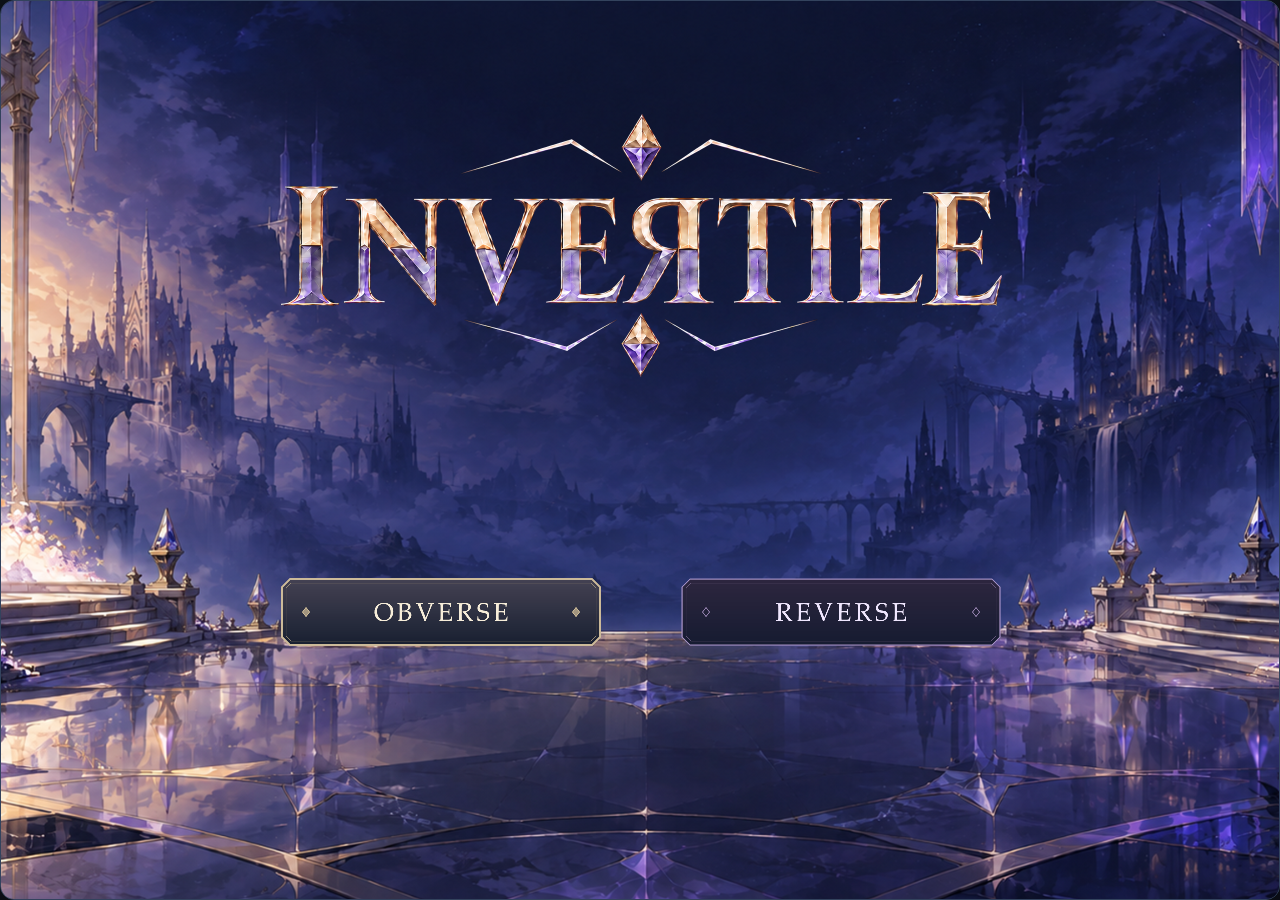
<file: index.html>
<!doctype html>
<html lang="en">
  <head>
    <meta charset="UTF-8" />
    <meta name="viewport" content="width=device-width, initial-scale=1.0" />
    <meta name="theme-color" content="#10141d" />
    <title>Invertile · OBVERSE / REVERSE</title>
    <script type="module" crossorigin src="./assets/main-uuy6OY7_.js"></script>
    <link rel="modulepreload" crossorigin href="./assets/obverseEntry-Dk5Pk9gR.js">
    <link rel="stylesheet" crossorigin href="./assets/main-CJPfwMR0.css">
  </head>
  <body>
    <main id="game-container" aria-label="Invertile OBVERSE / REVERSE world selection"></main>
  </body>
</html>
</file>
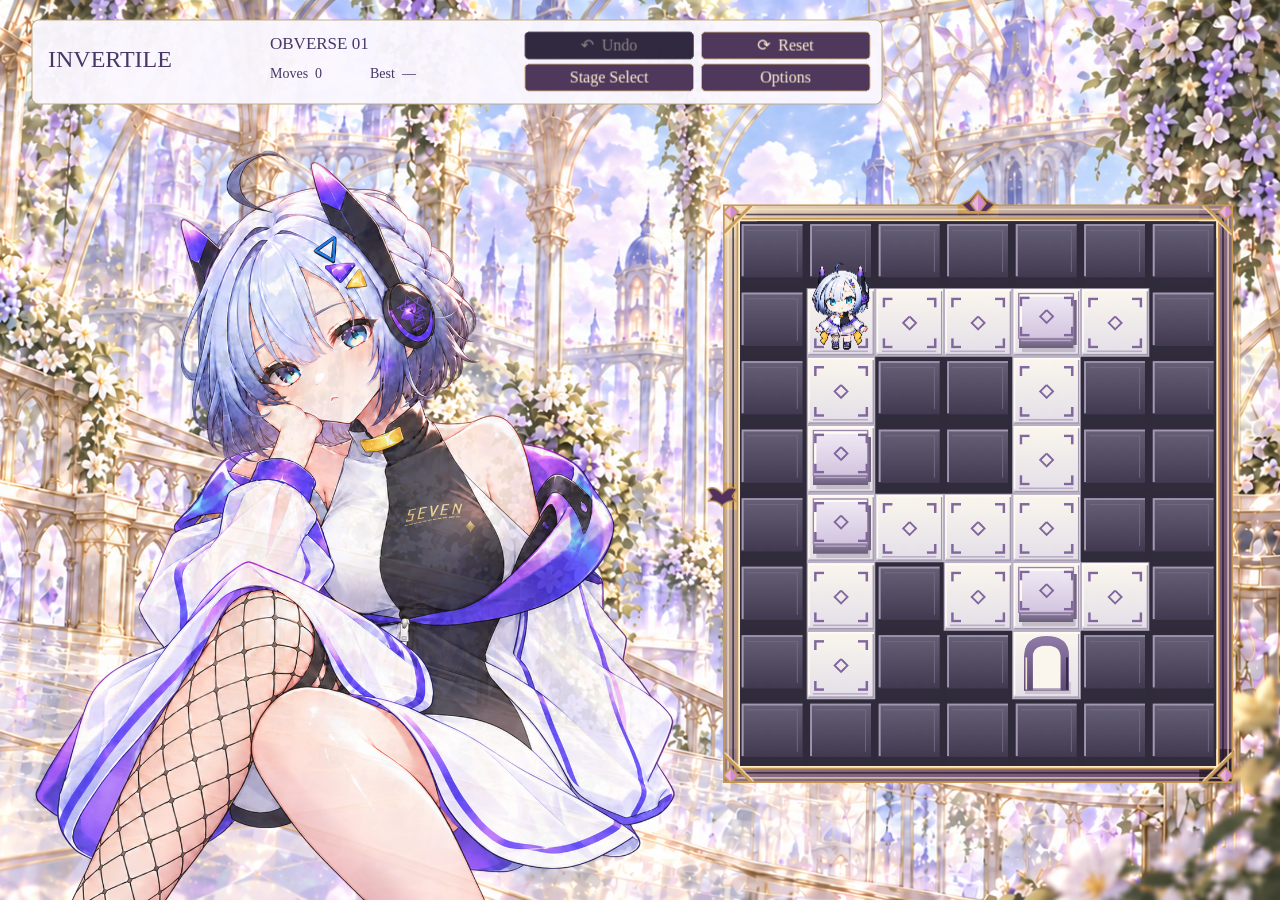
<file: obverse.html>
<!doctype html>
<html lang="ja"><head><meta charset="utf-8"><meta name="viewport" content="width=device-width,initial-scale=1"><title>Invertile · OBVERSE</title>
<style>html,body{margin:0;width:100%;height:100%;overflow:hidden;background:#e9e3ef}#easy-game{position:fixed;inset:0}canvas{display:block;outline:none}</style>  <script type="module" crossorigin src="./assets/obverse-DBMphJcL.js"></script>
  <link rel="modulepreload" crossorigin href="./assets/obverseEntry-Dk5Pk9gR.js">
  <link rel="modulepreload" crossorigin href="./assets/WorldGameplayScene-1mqfRD_c.js">
</head>
<body><div id="easy-game" aria-label="Invertile OBVERSE Gameplay"></div><script type="application/json" id="slice-telemetry">{}</script></body></html>
</file>
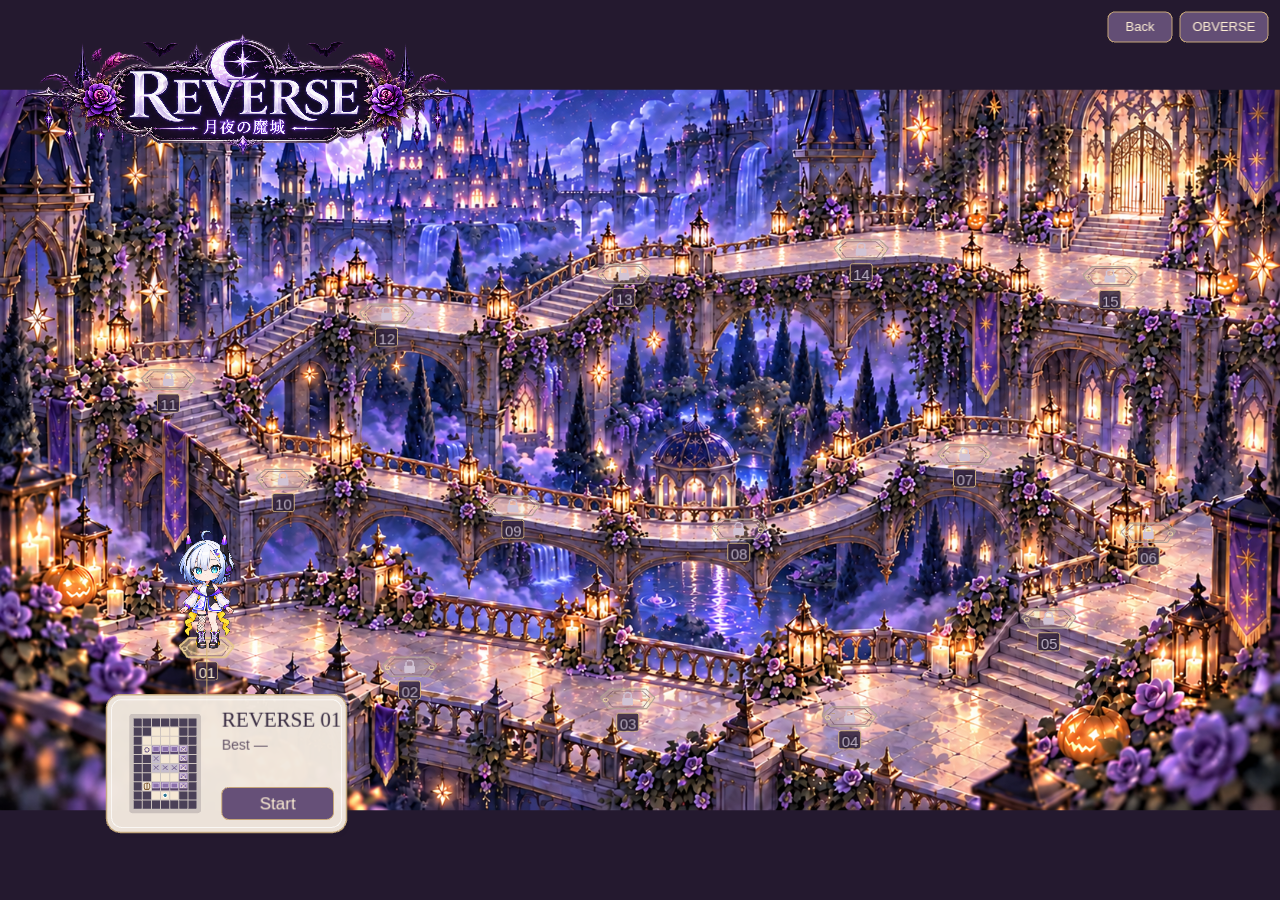
<file: reverse.html>
<!doctype html>
<html lang="ja"><head><meta charset="utf-8"><meta name="viewport" content="width=device-width,initial-scale=1"><title>Invertile · REVERSE</title>
<style>*{box-sizing:border-box}html,body{margin:0;width:100%;height:100%;background:#1b102b;color:#f8efd9;font:14px system-ui}#slice-game{position:fixed;inset:0}canvas{display:block;outline:none}</style>

  <script type="module" crossorigin src="./assets/reverse-DV2LXqYj.js"></script>
  <link rel="modulepreload" crossorigin href="./assets/obverseEntry-Dk5Pk9gR.js">
  <link rel="modulepreload" crossorigin href="./assets/WorldGameplayScene-1mqfRD_c.js">
</head>
<body><div id="slice-game" aria-label="Invertile REVERSE Stage Select and Gameplay"></div>
</body></html>
</file>
<file: assets/main-CJPfwMR0.css>
:root{color:#edf3ff;background:#0d1119;font-family:Inter,ui-sans-serif,system-ui,-apple-system,BlinkMacSystemFont,Segoe UI,sans-serif;font-synthesis:none}*{box-sizing:border-box}html,body,#game-container{margin:0;width:100%;height:100%;min-width:320px;min-height:540px;overflow:hidden}body{background:radial-gradient(circle at 50% 0%,#202c40 0,#0d1119 58%)}button{font:inherit}.app-shell{width:100%;height:100vh;min-height:540px;margin:0 auto;display:grid;grid-template-rows:auto minmax(360px,1fr) auto;gap:14px;padding:22px}.game-header{display:flex;align-items:end;justify-content:space-between}.eyebrow{margin:0 0 3px;color:#8192ad;font:700 .7rem/1.2 ui-monospace,monospace;letter-spacing:.16em}.stage-title{margin:0;font-size:clamp(1.25rem,4vw,2rem);font-weight:750}.game-status{min-width:98px;padding:8px 14px;border:1px solid #34445e;border-radius:9px;background:#111927;text-align:right}.turn-label{color:#8fa1be;font:700 .68rem ui-monospace,monospace;letter-spacing:.12em}#turn-count{display:block;font:700 1.6rem/1 ui-monospace,monospace;color:#8fffd5}#game-container{position:fixed;top:0;right:0;bottom:0;left:0;min-width:0;min-height:0;overflow:hidden;border:1px solid #33435d;border-radius:14px;background:#18202d;box-shadow:0 22px 60px #0007}#game-container canvas{display:block}.controls{display:flex;align-items:center;justify-content:space-between;gap:16px;color:#8494ad;font-size:.82rem}.controls p{margin:0}.button-group{display:flex;gap:9px}.scale-control{display:flex;align-items:center;gap:7px;color:#a9b7cc;font:700 .75rem ui-monospace,monospace;text-transform:uppercase}.scale-control button{min-width:34px;padding:7px 9px;font-size:1rem;line-height:1}.scale-control output{min-width:42px;color:#8fffd5;text-align:center}button{cursor:pointer;padding:9px 15px;color:#edf3ff;border:1px solid #465a78;border-radius:7px;background:#1b2739}button:hover:not(:disabled){background:#26364e;border-color:#6d83a5}button:disabled{cursor:default;opacity:.38}kbd{padding:1px 5px;border:1px solid #4d607d;border-bottom-width:2px;border-radius:4px;background:#111927;color:#c9d6e9;font:.75rem ui-monospace,monospace}@media(max-width:600px){.app-shell{width:100vw;padding:14px;grid-template-rows:auto minmax(320px,1fr) auto}.controls{align-items:flex-start;flex-wrap:wrap}.controls p{flex-basis:100%}}
</file>
